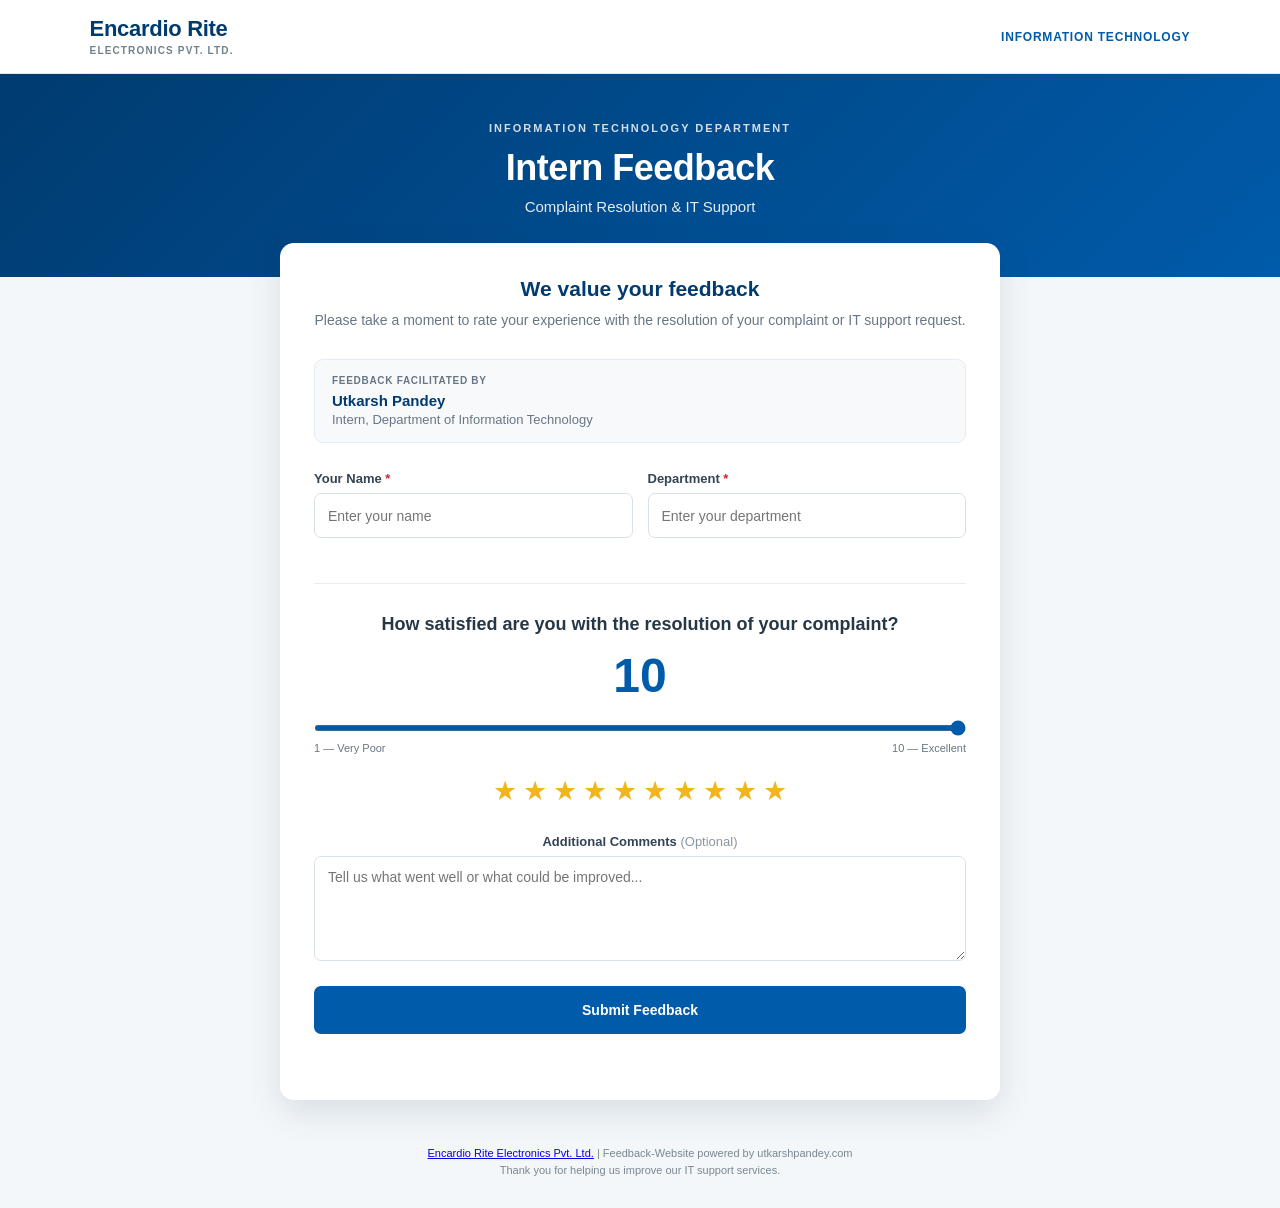
<file: encardio/index.html>
<!DOCTYPE html>
<html lang="en">
<head>
    <meta charset="UTF-8">
    <meta name="viewport" content="width=device-width, initial-scale=1.0">

    <title>Intern Feedback | Encardio Rite Electronics Pvt. Ltd.</title>

    <style>
        * {
            box-sizing: border-box;
            margin: 0;
            padding: 0;
        }

        :root {
            --blue: #005baa;
            --dark-blue: #003b70;
            --text: #1e2933;
            --muted: #687684;
            --border: #d9e1e8;
            --background: #f4f7fa;
        }

        body {
            font-family: Arial, Helvetica, sans-serif;
            background: var(--background);
            color: var(--text);
            min-height: 100vh;
        }

        /* =========================
           HEADER
        ========================== */

        .top-header {
            height: 74px;
            background: #fff;
            border-bottom: 1px solid #e3e8ed;
            display: flex;
            align-items: center;
            justify-content: space-between;
            padding: 0 7%;
            position: sticky;
            top: 0;
            z-index: 10;
        }

        .company-name {
            line-height: 1.05;
        }

        .company-main {
            color: var(--dark-blue);
            font-size: 22px;
            font-weight: 700;
            letter-spacing: -.3px;
        }

        .company-sub {
            color: #72808c;
            font-size: 10px;
            font-weight: 600;
            letter-spacing: 1.15px;
            margin-top: 6px;
            text-transform: uppercase;
        }

        .header-label {
            color: var(--blue);
            font-size: 12px;
            font-weight: 600;
            letter-spacing: .8px;
            text-transform: uppercase;
        }

        /* =========================
           HERO
        ========================== */

        .hero {
            background: linear-gradient(135deg, var(--dark-blue), var(--blue));
            color: #fff;
            text-align: center;
            padding: 48px 20px 62px;
        }

        .eyebrow {
            font-size: 11px;
            font-weight: 600;
            letter-spacing: 2px;
            margin-bottom: 13px;
            opacity: .82;
        }

        .hero h1 {
            font-size: 36px;
            font-weight: 700;
            letter-spacing: -.5px;
            margin-bottom: 9px;
        }

        .hero p {
            font-size: 15px;
            opacity: .9;
        }

        /* =========================
           MAIN CARD
        ========================== */

        .container {
            width: 92%;
            max-width: 720px;
            margin: -34px auto 45px;
            position: relative;
        }

        .card {
            background: #fff;
            border-radius: 14px;
            box-shadow: 0 12px 35px rgba(20, 52, 78, .12);
            padding: 34px;
        }

        .intro {
            text-align: center;
            margin-bottom: 28px;
        }

        .intro h2 {
            color: var(--dark-blue);
            font-size: 21px;
            margin-bottom: 8px;
        }

        .intro p {
            color: var(--muted);
            font-size: 14px;
            line-height: 1.6;
        }

        /* =========================
           FEEDBACK FACILITATOR
        ========================== */

        .facilitator {
            background: #f7f9fb;
            border: 1px solid #e5ebf0;
            border-radius: 9px;
            padding: 15px 17px;
            margin-bottom: 28px;
        }

        .facilitator-label {
            color: var(--muted);
            display: block;
            font-size: 10px;
            font-weight: 600;
            letter-spacing: .7px;
            margin-bottom: 6px;
            text-transform: uppercase;
        }

        .facilitator-name {
            color: var(--dark-blue);
            font-size: 15px;
            font-weight: 700;
        }

        .facilitator-role {
            color: var(--muted);
            font-size: 13px;
            margin-top: 3px;
        }

        /* =========================
           FORM
        ========================== */

        .form-section {
            margin-bottom: 28px;
        }

        .field {
            margin-bottom: 17px;
        }

        .field:last-child {
            margin-bottom: 0;
        }

        label {
            display: block;
            color: #334454;
            font-size: 13px;
            font-weight: 600;
            margin-bottom: 7px;
        }

        .required {
            color: #c62828;
        }

        input[type="text"],
        textarea {
            width: 100%;
            border: 1px solid var(--border);
            border-radius: 7px;
            background: #fff;
            color: var(--text);
            font: inherit;
            font-size: 14px;
            outline: none;
            transition: border-color .15s, box-shadow .15s;
        }

        input[type="text"] {
            height: 45px;
            padding: 0 13px;
        }

        textarea {
            min-height: 105px;
            padding: 12px 13px;
            resize: vertical;
        }

        input[type="text"]:focus,
        textarea:focus {
            border-color: var(--blue);
            box-shadow: 0 0 0 3px rgba(0, 91, 170, .09);
        }

        .field-row {
            display: grid;
            grid-template-columns: 1fr 1fr;
            gap: 15px;
        }

        /* =========================
           RATING
        ========================== */

        .rating-section {
            border-top: 1px solid #e8edf1;
            padding-top: 28px;
            text-align: center;
        }

        .question {
            color: #263746;
            font-size: 18px;
            font-weight: 600;
            line-height: 1.4;
            margin-bottom: 14px;
        }

        .score {
            color: var(--blue);
            font-size: 48px;
            font-weight: 700;
            line-height: 1;
            margin-bottom: 17px;
        }

        input[type="range"] {
            width: 100%;
            height: 6px;
            accent-color: var(--blue);
            cursor: pointer;
        }

        .range-labels {
            display: flex;
            justify-content: space-between;
            color: var(--muted);
            font-size: 11px;
            margin-top: 7px;
        }

        .stars {
            display: flex;
            justify-content: center;
            flex-wrap: wrap;
            margin: 19px 0 25px;
        }

        .star {
            background: transparent;
            border: 0;
            color: #d3dce4;
            cursor: pointer;
            font-size: 27px;
            padding: 2px 3px;
            transition: transform .12s, color .12s;
        }

        .star.active {
            color: #f2b51d;
        }

        .star:hover {
            transform: scale(1.12);
        }

        /* =========================
           SUBMIT
        ========================== */

        .submit-btn {
            width: 100%;
            height: 48px;
            background: var(--blue);
            border: 0;
            border-radius: 7px;
            color: #fff;
            cursor: pointer;
            font-size: 14px;
            font-weight: 700;
            margin-top: 4px;
            transition: background .15s;
        }

        .submit-btn:hover {
            background: var(--dark-blue);
        }

        .submit-btn:disabled {
            cursor: wait;
            opacity: .65;
        }

        .status {
            font-size: 13px;
            min-height: 21px;
            margin-top: 11px;
            text-align: center;
        }

        .status.success {
            color: #16834b;
        }

        .status.error {
            color: #c62828;
        }

        /* =========================
           FOOTER
        ========================== */

        footer {
            color: #7a8792;
            font-size: 11px;
            line-height: 1.6;
            padding: 0 20px 28px;
            text-align: center;
        }

        /* =========================
           SUBMISSION LOADING OVERLAY
        ========================== */

        .loading-overlay {
            position: fixed;
            inset: 0;
            background: rgba(255, 255, 255, .78);
            backdrop-filter: blur(3px);
            display: none;
            align-items: center;
            justify-content: center;
            z-index: 999;
        }

        .loading-overlay.show {
            display: flex;
        }

        .loading-box {
            width: min(320px, calc(100% - 40px));
            background: #fff;
            border: 1px solid #e2e8ee;
            border-radius: 12px;
            box-shadow: 0 12px 35px rgba(20, 52, 78, .16);
            padding: 25px 24px;
            text-align: center;
        }

        .spinner {
            width: 38px;
            height: 38px;
            margin: 0 auto 15px;
            border: 4px solid #dce8f2;
            border-top-color: var(--blue);
            border-radius: 50%;
            animation: spin .8s linear infinite;
        }

        @keyframes spin {
            to { transform: rotate(360deg); }
        }

        .loading-title {
            color: var(--dark-blue);
            font-size: 15px;
            font-weight: 700;
            margin-bottom: 6px;
        }

        .loading-text {
            color: var(--muted);
            font-size: 12px;
            line-height: 1.5;
        }

        /* =========================
           MOBILE
        ========================== */

        @media (max-width: 650px) {
            .top-header {
                height: 66px;
                padding: 0 20px;
            }

            .company-main {
                font-size: 18px;
            }

            .company-sub {
                font-size: 8px;
                letter-spacing: .8px;
            }

            .header-label {
                display: none;
            }

            .hero {
                padding: 40px 18px 58px;
            }

            .hero h1 {
                font-size: 29px;
            }

            .hero p {
                font-size: 14px;
            }

            .container {
                margin-top: -30px;
            }

            .card {
                padding: 25px 19px;
            }

            .field-row {
                grid-template-columns: 1fr;
                gap: 17px;
            }

            .score {
                font-size: 45px;
            }

            .star {
                font-size: 25px;
            }
        }
    </style>
</head>

<body>

    <!-- =========================
         SUBMISSION LOADING
    ========================== -->

    <div class="loading-overlay" id="loadingOverlay">
        <div class="loading-box">
            <div class="spinner"></div>

            <div class="loading-title">
                Submitting your feedback
            </div>

            <div class="loading-text">
                Please wait while your response is being recorded.
            </div>
        </div>
    </div>


    <!-- =========================
         HEADER
    ========================== -->

    <header class="top-header">

        <div class="company-name">
            <div class="company-main">
                Encardio Rite
            </div>

            <div class="company-sub">
                Electronics Pvt. Ltd.
            </div>
        </div>

        <div class="header-label">
            Information Technology
        </div>

    </header>


    <!-- =========================
         HERO
    ========================== -->

    <section class="hero">

        <div class="eyebrow">
            INFORMATION TECHNOLOGY DEPARTMENT
        </div>

        <h1>
            Intern Feedback
        </h1>

        <p>
            Complaint Resolution & IT Support
        </p>

    </section>


    <!-- =========================
         MAIN
    ========================== -->

    <main class="container" id="feedback">

        <div class="card">

            <div class="intro">

                <h2>
                    We value your feedback
                </h2>

                <p>
                    Please take a moment to rate your experience
                    with the resolution of your complaint or IT
                    support request.
                </p>

            </div>


            <!-- Feedback facilitator -->

            <div class="facilitator">

                <span class="facilitator-label">
                    Feedback Facilitated By
                </span>

                <div class="facilitator-name">
                    Utkarsh Pandey
                </div>

                <div class="facilitator-role">
                    Intern, Department of Information Technology
                </div>

            </div>


            <!-- Visitor information -->

            <div class="form-section">

                <div class="field-row">

                    <div class="field">

                        <label for="visitorName">
                            Your Name <span class="required">*</span>
                        </label>

                        <input
                            type="text"
                            id="visitorName"
                            placeholder="Enter your name"
                            maxlength="100"
                            required
                        >

                    </div>


                    <div class="field">

                        <label for="department">
                            Department <span class="required">*</span>
                        </label>

                        <input
                            type="text"
                            id="department"
                            placeholder="Enter your department"
                            maxlength="100"
                            required
                        >

                    </div>

                </div>

            </div>


            <!-- Rating -->

            <div class="rating-section">

                <div class="question">
                    How satisfied are you with the resolution
                    of your complaint?
                </div>


                <div
                    class="score"
                    id="scoreValue"
                >
                    10
                </div>


                <input
                    type="range"
                    id="score"
                    min="1"
                    max="10"
                    step="1"
                    value="10"
                    aria-label="Complaint resolution score from 1 to 10"
                >


                <div class="range-labels">

                    <span>1 — Very Poor</span>

                    <span>10 — Excellent</span>

                </div>


                <!-- Star selector -->

                <div
                    class="stars"
                    id="stars"
                    aria-label="Score selection"
                ></div>


                <!-- Comment -->

                <div class="field">

                    <label for="comment">
                        Additional Comments
                        <span style="font-weight:400;color:#8a96a0;">
                            (Optional)
                        </span>
                    </label>

                    <textarea
                        id="comment"
                        maxlength="2000"
                        placeholder="Tell us what went well or what could be improved..."
                    ></textarea>

                </div>


                <button
                    class="submit-btn"
                    id="submitBtn"
                    type="button"
                >
                    Submit Feedback
                </button>


                <div
                    class="status"
                    id="status"
                    aria-live="polite"
                ></div>

            </div>

        </div>

    </main>


    <footer>

        <a href="https://www.encardio.com">Encardio Rite Electronics Pvt. Ltd.</a> | Feedback-Website powered by utkarshpandey.com

        <br>

        Thank you for helping us improve our IT support services.

    </footer>


    <script>

        /* =====================================================
           GOOGLE APPS SCRIPT WEB APP URL
        ====================================================== */

        const SCRIPT_URL =
            "https://script.google.com/macros/s/AKfycbyUpQxyLI-f-kO3wLeV7P9P4uSzdbvRycpYzOjRTEUQtiMMritfxsPkaz0SeCEJzx9S/exec";


        /* =====================================================
           ELEMENTS
        ====================================================== */

        const slider =
            document.getElementById("score");

        const scoreValue =
            document.getElementById("scoreValue");

        const stars =
            document.getElementById("stars");

        const visitorName =
            document.getElementById("visitorName");

        const department =
            document.getElementById("department");

        const comment =
            document.getElementById("comment");

        const submitBtn =
            document.getElementById("submitBtn");

        const status =
            document.getElementById("status");

        const loadingOverlay =
            document.getElementById("loadingOverlay");


        /* =====================================================
           SCORE / STARS
        ====================================================== */

        function renderStars(score) {

            stars.innerHTML = "";

            for (let i = 1; i <= 10; i++) {

                const star =
                    document.createElement("button");

                star.type = "button";

                star.className =
                    "star" +
                    (i <= score ? " active" : "");

                star.textContent = "★";

                star.title =
                    `${i}/10`;

                star.setAttribute(
                    "aria-label",
                    `Rate ${i} out of 10`
                );

                star.addEventListener(
                    "click",
                    () => setScore(i)
                );

                stars.appendChild(star);
            }
        }


        function setScore(value) {

            slider.value = value;

            scoreValue.textContent = value;

            renderStars(value);
        }


        slider.addEventListener(
            "input",
            () => setScore(Number(slider.value))
        );


        setScore(10);


        /* =====================================================
           SUBMIT FEEDBACK
        ====================================================== */

        async function submitFeedback() {

            const name =
                visitorName.value.trim();

            const dept =
                department.value.trim();

            const score =
                Number(slider.value);

            const feedbackComment =
                comment.value.trim();


            /* Required fields */

            if (!name) {

                visitorName.focus();

                status.className =
                    "status error";

                status.textContent =
                    "Please enter your name.";

                return;
            }


            if (!dept) {

                department.focus();

                status.className =
                    "status error";

                status.textContent =
                    "Please enter your department.";

                return;
            }


            /* Backend check */

            if (
                !SCRIPT_URL ||
                SCRIPT_URL.includes("PASTE_YOUR")
            ) {

                status.className =
                    "status error";

                status.textContent =
                    "Feedback system is not configured yet.";

                return;
            }


            submitBtn.disabled = true;

            loadingOverlay.classList.add("show");

            status.className =
                "status";

            status.textContent =
                "Your response is being submitted...";


            const feedback = {

                name: name,

                department: dept,

                score: score,

                comment: feedbackComment

            };


            try {

                /*
                 * The Apps Script endpoint receives the data
                 * and appends it to the Google Sheet.
                 */

                await fetch(
                    SCRIPT_URL,
                    {
                        method: "POST",
                        mode: "no-cors",
                        headers: {
                            "Content-Type":
                                "text/plain;charset=utf-8"
                        },
                        body:
                            JSON.stringify(feedback)
                    }
                );


                status.className =
                    "status success";

                status.textContent =
                    "Thank you! Your feedback has been recorded.";


                /* Clear form */

                visitorName.value = "";

                department.value = "";

                comment.value = "";

                setScore(10);


            } catch (error) {

                console.error(error);

                status.className =
                    "status error";

                status.textContent =
                    "Unable to save feedback. Please try again.";

            } finally {

                loadingOverlay.classList.remove("show");

                submitBtn.disabled = false;

            }
        }


        submitBtn.addEventListener(
            "click",
            submitFeedback
        );

    </script>

</body>
</html>
</file>
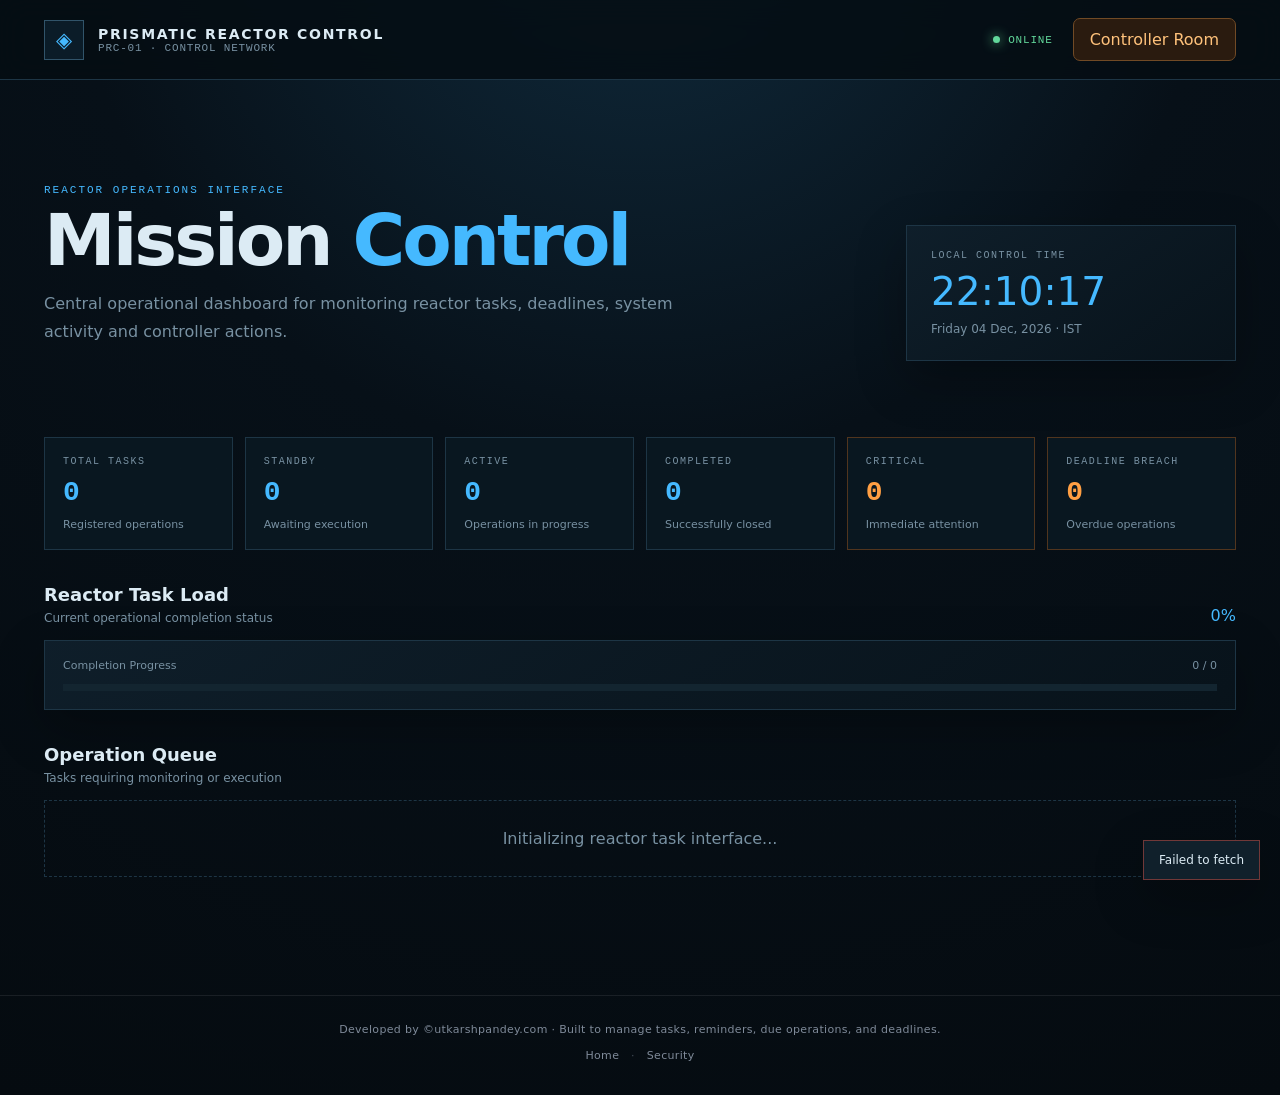
<file: tasks/index.html>
<!DOCTYPE html>
<html>
<head>
  

  <meta charset="UTF-8">
  <meta
    name="viewport"
    content="width=device-width, initial-scale=1.0"
  >

  <title>Reactor Control Dashboard</title>
  <link rel="stylesheet" href="styles.css">
</head>

<body>

<div class="app">

  <!-- =====================================================
       TOP BAR
       ===================================================== -->

  <header class="topbar">
    <div class="topbar-inner">

      <div class="brand">

        <div class="brand-mark">
          ◈
        </div>

        <div>
          <div class="brand-title" id="systemName">
            PRISMATIC REACTOR CONTROL
          </div>

          <div class="brand-subtitle" id="reactorId">
            PRC-01 · CONTROL NETWORK
          </div>
        </div>

      </div>

      <div class="topbar-right">

        <div class="system-status">
          <span class="status-dot"></span>
          <span id="systemStatus">ONLINE</span>
        </div>

        <button
          class="btn btn-orange"
          onclick="openController()"
        >
          Controller Room
        </button>

      </div>

    </div>
  </header>


  <!-- =====================================================
       MAIN CONTENT
       ===================================================== -->

  <main class="container">

    <!-- HERO -->

    <section class="hero">

      <div class="hero-grid">

        <div>

          <div class="eyebrow">
            Reactor Operations Interface
          </div>

          <h1>
            Mission
            <span>Control</span>
          </h1>

          <p class="hero-description">
            Central operational dashboard for monitoring reactor
            tasks, deadlines, system activity and controller actions.
          </p>

        </div>


        <div class="clock-panel">

          <div class="clock-label">
            Local Control Time
          </div>

          <div
            class="clock mono"
            id="liveClock"
          >
            --:--:--
          </div>

          <div
            class="clock-date"
            id="liveDate"
          >
            Loading...
          </div>

        </div>

      </div>

    </section>


    <!-- =====================================================
         TELEMETRY
         ===================================================== -->

    <section>

      <div class="telemetry-grid">

        <div class="telemetry-card">

          <div class="telemetry-label">
            Total Tasks
          </div>

          <div
            class="telemetry-value"
            id="statTotal"
          >
            0
          </div>

          <div class="telemetry-meta">
            Registered operations
          </div>

        </div>


        <div class="telemetry-card">

          <div class="telemetry-label">
            Standby
          </div>

          <div
            class="telemetry-value"
            id="statPending"
          >
            0
          </div>

          <div class="telemetry-meta">
            Awaiting execution
          </div>

        </div>


        <div class="telemetry-card">

          <div class="telemetry-label">
            Active
          </div>

          <div
            class="telemetry-value"
            id="statActive"
          >
            0
          </div>

          <div class="telemetry-meta">
            Operations in progress
          </div>

        </div>


        <div class="telemetry-card">

          <div class="telemetry-label">
            Completed
          </div>

          <div
            class="telemetry-value"
            id="statCompleted"
          >
            0
          </div>

          <div class="telemetry-meta">
            Successfully closed
          </div>

        </div>


        <div class="telemetry-card orange">

          <div class="telemetry-label">
            Critical
          </div>

          <div
            class="telemetry-value"
            id="statCritical"
          >
            0
          </div>

          <div class="telemetry-meta">
            Immediate attention
          </div>

        </div>


        <div class="telemetry-card orange">

          <div class="telemetry-label">
            Deadline Breach
          </div>

          <div
            class="telemetry-value"
            id="statOverdue"
          >
            0
          </div>

          <div class="telemetry-meta">
            Overdue operations
          </div>

        </div>

      </div>

    </section>


    <!-- =====================================================
         TASK LOAD
         ===================================================== -->

    <section>

      <div class="section-header">

        <div>
          <h2 class="section-title">
            Reactor Task Load
          </h2>

          <p class="section-description">
            Current operational completion status
          </p>
        </div>

        <div
          class="mono text-blue"
          id="completionPercentage"
        >
          0%
        </div>

      </div>


      <div class="load-panel">

        <div class="load-header">

          <span>
            Completion Progress
          </span>

          <span
            class="mono"
            id="completionText"
          >
            0 / 0
          </span>

        </div>

        <div class="progress">

          <div
            class="progress-bar"
            id="completionBar"
            style="width: 0%"
          ></div>

        </div>

      </div>

    </section>


    <!-- =====================================================
         OPERATION QUEUE
         ===================================================== -->

    <section>

      <div class="section-header">

        <div>

          <h2 class="section-title">
            Operation Queue
          </h2>

          <p class="section-description">
            Tasks requiring monitoring or execution
          </p>

        </div>

      </div>


      <div
        class="task-list"
        id="taskList"
      >

        <div class="loading">
          Initializing reactor task interface...
        </div>

      </div>

    </section>
</main>


  <!-- =====================================================
       AUTHENTICATION MODAL
       ===================================================== -->

  <div
    class="modal"
    id="authModal"
  >

    <div class="modal-panel auth-panel">

      <div class="modal-header">

        <div>

          <h2 class="modal-title">
            Controller Authentication
          </h2>

          <div class="modal-subtitle">
            Restricted control interface
          </div>

        </div>

        <button
          class="modal-close"
          onclick="closeModal('authModal')"
        >
          ×
        </button>

      </div>


      <div class="modal-body">

        <div class="auth-content">

          <div class="auth-icon">
            ◈
          </div>

          <h2>
            Controller Access
          </h2>

          <p>
            Authentication is required before modifying reactor
            operations.
          </p>

        </div>


        <div class="form-group">

          <label class="form-label">
            Controller Password
          </label>

          <input
            type="password"
            id="controllerPassword"
            class="form-control"
            placeholder="Enter controller password"
            autocomplete="current-password"
            onkeydown="handlePasswordKey(event)"
          >

        </div>

      </div>


      <div class="modal-footer">

        <button
          class="btn"
          onclick="closeModal('authModal')"
        >
          Cancel
        </button>

        <button
          class="btn btn-orange"
          id="authenticateButton"
          onclick="authenticate()"
        >
          Authenticate
        </button>

      </div>

    </div>

  </div>


  <!-- =====================================================
       CONTROLLER ROOM
       ===================================================== -->

  <div
    class="modal"
    id="controllerModal"
  >

    <div class="modal-panel">

      <div class="modal-header">

        <div>

          <h2 class="modal-title">
            Controller Room
          </h2>

          <div class="modal-subtitle">
            Authorized operational control
          </div>

        </div>

        <button
          class="modal-close"
          onclick="closeModal('controllerModal')"
        >
          ×
        </button>

      </div>


      <div class="modal-body">

        <div
          id="controllerOperator"
          class="text-blue mono"
          style="margin-bottom:18px;font-size:11px;"
        >
          Operator: --
        </div>


        <div class="form-grid">

          <!-- TASK -->

          <div class="form-group full">

            <label class="form-label">
              Task
            </label>

            <input
              type="text"
              id="editTask"
              class="form-control"
            >

          </div>


          <!-- DESCRIPTION -->

          <div class="form-group full">

            <label class="form-label">
              Description
            </label>

            <textarea
              id="editDescription"
              class="form-control"
            ></textarea>

          </div>


          <!-- STATUS -->

          <div class="form-group">

            <label class="form-label">
              Status
            </label>

            <select
              id="editStatus"
              class="form-control"
            >

              <option value="Pending">
                Pending
              </option>

              <option value="In Progress">
                In Progress
              </option>

              <option value="Completed">
                Completed
              </option>

            </select>

          </div>


          <!-- PRIORITY -->

          <div class="form-group">

            <label class="form-label">
              Priority
            </label>

            <select
              id="editPriority"
              class="form-control"
            >

              <option value="Low">
                Low
              </option>

              <option value="Medium">
                Medium
              </option>

              <option value="High">
                High
              </option>

              <option value="Critical">
                Critical
              </option>

            </select>

          </div>


          <!-- DUE DATE -->

          <div class="form-group">

            <label class="form-label">
              Due Date
            </label>

            <input
              type="date"
              id="editDueDate"
              class="form-control"
            >

          </div>


          <!-- DUE TIME -->

          <div class="form-group">

            <label class="form-label">
              Due Time
            </label>

            <input
              type="time"
              id="editDueTime"
              class="form-control"
            >

          </div>


          <!-- NOTES -->

          <div class="form-group full">

            <label class="form-label">
              Controller Notes
            </label>

            <textarea
              id="editNotes"
              class="form-control"
              placeholder="Enter operational notes..."
            ></textarea>

          </div>

        </div>

      </div>


      <div class="modal-footer">

        <button
          class="btn"
          onclick="logout()"
        >
          Lock Controller
        </button>

        <button
          class="btn btn-orange"
          onclick="completeSelectedTask()"
        >
          Mark Completed
        </button>

        <button
          class="btn btn-primary"
          id="saveButton"
          onclick="saveTask()"
        >
          Save Changes
        </button>

      </div>

    </div>

  </div>


  <!-- =====================================================
       TOASTS
       ===================================================== -->

  <div
    class="toast-container"
    id="toastContainer"
  ></div>

</div>
<footer class="site-footer">
  <div>
    Developed by ©<a href="https://utkarshpandey.com" target="_blank" rel="noopener">utkarshpandey.com</a>
    · Built to manage tasks, reminders, due operations, and deadlines.
  </div>

  <nav>
    <a href="https://utkarshpandey.com" target="_blank" rel="noopener">Home</a>
    <span>·</span>
    <a href="https://cyber.utkarshpandey.com" target="_blank" rel="noopener">Security</a>
  </nav>
</footer>

  <script src="app.js"></script>
</body>
</html>
</file>
<file: tasks/styles.css>
:root{--bg:#071018;--panel:#0b1721;--panel2:#0e1d29;--line:#1d3545;--text:#dcebf4;--muted:#7891a2;--blue:#45b9ff;--orange:#ff9f43;--red:#ff5d5d;--green:#62d89b;--shadow:0 18px 50px rgba(0,0,0,.28)}*{box-sizing:border-box}body{margin:0;background:radial-gradient(circle at 50% -10%,#102b3d 0,#071018 42%,#050b10 100%);color:var(--text);font-family:Inter,system-ui,-apple-system,Segoe UI,sans-serif}body:before{content:"";position:fixed;inset:0;pointer-events:none;opacity:.22;background-image:linear-gradient(rgba(255,255,255,.025) 1px,transparent 1px),linear-gradient(90deg,rgba(255,255,255,.025) 1px,transparent 1px);background-size:36px 36px}.app{min-height:100vh}.topbar{border-bottom:1px solid var(--line);background:rgba(5,13,19,.86);backdrop-filter:blur(14px);position:sticky;top:0;z-index:10}.topbar-inner{max-width:1240px;margin:auto;padding:18px 24px;display:flex;justify-content:space-between;align-items:center;gap:20px}.brand{display:flex;align-items:center;gap:14px}.brand-mark,.auth-icon{width:40px;height:40px;border:1px solid #31546a;display:grid;place-items:center;color:var(--blue);font-size:21px;background:#0b1c28}.brand-title{font-size:14px;letter-spacing:1.7px;font-weight:800}.brand-subtitle,.system-status{font:11px ui-monospace,SFMono-Regular,monospace;color:var(--muted);letter-spacing:.8px}.topbar-right{display:flex;align-items:center;gap:20px}.system-status{display:flex;align-items:center;gap:8px;color:var(--green)}.status-dot{width:7px;height:7px;border-radius:50%;background:var(--green);box-shadow:0 0 12px var(--green)}button{font:inherit}.btn{border:1px solid var(--line);background:#0c1a24;color:var(--text);padding:11px 16px;border-radius:7px;cursor:pointer}.btn:hover{border-color:#3c6075}.btn-orange{border-color:#714a25;background:#2a1b0f;color:#ffc27b}.btn-primary{border-color:#285c78;background:#0c2b3b;color:#74caff}.container{max-width:1240px;margin:auto;padding:42px 24px 70px}.hero{padding:28px 0 42px}.hero-grid{display:grid;grid-template-columns:1fr 330px;gap:32px;align-items:end}.eyebrow{font:11px ui-monospace,monospace;color:var(--blue);letter-spacing:2px;text-transform:uppercase;margin-bottom:10px}h1{font-size:clamp(42px,7vw,72px);line-height:.95;margin:0;letter-spacing:-3px}h1 span{color:var(--blue)}.hero-description{max-width:680px;color:var(--muted);line-height:1.7}.clock-panel,.load-panel,.log-panel,.modal-panel{background:linear-gradient(145deg,rgba(15,31,43,.94),rgba(8,19,27,.94));border:1px solid var(--line);box-shadow:var(--shadow)}.clock-panel{padding:24px}.clock-label,.telemetry-label,.form-label{font:10px ui-monospace,monospace;color:var(--muted);text-transform:uppercase;letter-spacing:1.5px}.clock{font-size:39px;color:var(--blue);margin:8px 0}.clock-date{font-size:12px;color:var(--muted)}section{margin-top:34px}.telemetry-grid{display:grid;grid-template-columns:repeat(6,1fr);gap:12px}.telemetry-card{padding:18px;border:1px solid var(--line);background:#091720}.telemetry-card.orange{border-color:#51351e}.telemetry-value{font:700 28px ui-monospace,monospace;margin:10px 0;color:var(--blue)}.orange .telemetry-value{color:var(--orange)}.telemetry-meta{font-size:11px;color:var(--muted)}.section-header{display:flex;justify-content:space-between;align-items:end;margin-bottom:15px}.section-title{font-size:18px;margin:0}.section-description{font-size:12px;color:var(--muted);margin:6px 0 0}.text-blue{color:var(--blue)}.load-panel{padding:18px}.load-header{display:flex;justify-content:space-between;font-size:11px;color:var(--muted);margin-bottom:12px}.progress{height:7px;background:#132530;overflow:hidden}.progress-bar{height:100%;background:var(--blue);transition:width .4s}.task-list{display:grid;gap:10px}.task-card{display:grid;grid-template-columns:4px 1fr auto;gap:16px;border:1px solid var(--line);background:#091720;padding:17px;cursor:pointer;transition:.18s}.task-card:hover{transform:translateY(-1px);border-color:#416176}.task-indicator{background:#335467}.task-card.active .task-indicator{background:var(--blue)}.task-card.caution .task-indicator{background:var(--orange)}.task-card.critical .task-indicator,.task-card.overdue .task-indicator{background:var(--red)}.task-card.completed .task-indicator{background:var(--green)}.task-title-row{display:flex;gap:10px;align-items:center}.task-id{font:10px ui-monospace,monospace;color:var(--blue)}.task-title{font-size:15px;margin:0}.task-description{font-size:12px;color:var(--muted);margin:8px 0 12px}.task-meta{display:flex;gap:18px;font-size:10px;color:var(--muted);flex-wrap:wrap}.task-meta strong{color:var(--text)}.task-right{text-align:right;min-width:145px}.task-state{font:10px ui-monospace,monospace;color:var(--blue);letter-spacing:1px}.overdue .task-state,.critical .task-state{color:var(--red)}.caution .task-state{color:var(--orange)}.completed .task-state{color:var(--green)}.task-time{font:11px ui-monospace,monospace;color:var(--muted);margin-top:9px}.empty-state,.loading{padding:28px;text-align:center;color:var(--muted);border:1px dashed var(--line)}.modal{position:fixed;inset:0;background:rgba(1,7,11,.75);backdrop-filter:blur(8px);display:none;place-items:center;padding:20px;z-index:20}.modal.active{display:grid}.modal-panel{width:min(760px,100%);max-height:90vh;overflow:auto}.auth-panel{width:min(480px,100%)}.modal-header,.modal-footer{padding:18px 20px;border-bottom:1px solid var(--line);display:flex;justify-content:space-between;align-items:center}.modal-footer{border-top:1px solid var(--line);border-bottom:0;justify-content:flex-end;gap:10px}.modal-title{margin:0;font-size:18px}.modal-subtitle{font-size:10px;color:var(--muted);margin-top:4px}.modal-close{background:none;border:0;color:var(--muted);font-size:25px;cursor:pointer}.modal-body{padding:22px}.auth-content{text-align:center;padding:10px 0 18px}.auth-icon{margin:auto}.auth-content h2{font-size:17px}.auth-content p{font-size:12px;color:var(--muted)}.form-grid{display:grid;grid-template-columns:1fr 1fr;gap:17px}.form-group.full{grid-column:1/-1}.form-label{display:block;margin-bottom:7px}.form-control{width:100%;border:1px solid var(--line);background:#07131b;color:var(--text);padding:11px;border-radius:5px;outline:none}.form-control:focus{border-color:#397895}.toast-container{position:fixed;right:20px;bottom:20px;z-index:30;display:grid;gap:8px}.toast{padding:12px 15px;background:#10202b;border:1px solid var(--line);box-shadow:var(--shadow);font-size:12px}.toast.success{border-color:#2b6048}.toast.error{border-color:#713838}.toast.warning{border-color:#765128}.toast.hide{opacity:0;transform:translateY(8px);transition:.25s}@media(max-width:900px){.telemetry-grid{grid-template-columns:repeat(3,1fr)}.hero-grid{grid-template-columns:1fr}.clock-panel{max-width:400px}.topbar-right .system-status{display:none}}@media(max-width:600px){.container{padding:28px 14px}.topbar-inner{padding:14px}.telemetry-grid{grid-template-columns:repeat(2,1fr)}.task-card{grid-template-columns:4px 1fr}.task-right{grid-column:2;text-align:left}.form-grid{grid-template-columns:1fr}.form-group.full{grid-column:auto}h1{letter-spacing:-2px}}
.site-footer {
margin-top: 48px;
padding: 24px 20px 30px;
border-top: 1px solid rgba(255, 255, 255, 0.08);
text-align: center;
color: #7f8a99;
font-size: 11px;
line-height: 1.8;
letter-spacing: 0.03em;
}

.site-footer a {
color: inherit;
text-decoration: none;
transition: color 0.2s ease;
}

.site-footer a:hover {
color: #fff;
}

.site-footer nav {
margin-top: 6px;
}

.site-footer nav span {
margin: 0 8px;
opacity: 0.5;
}
</file>
